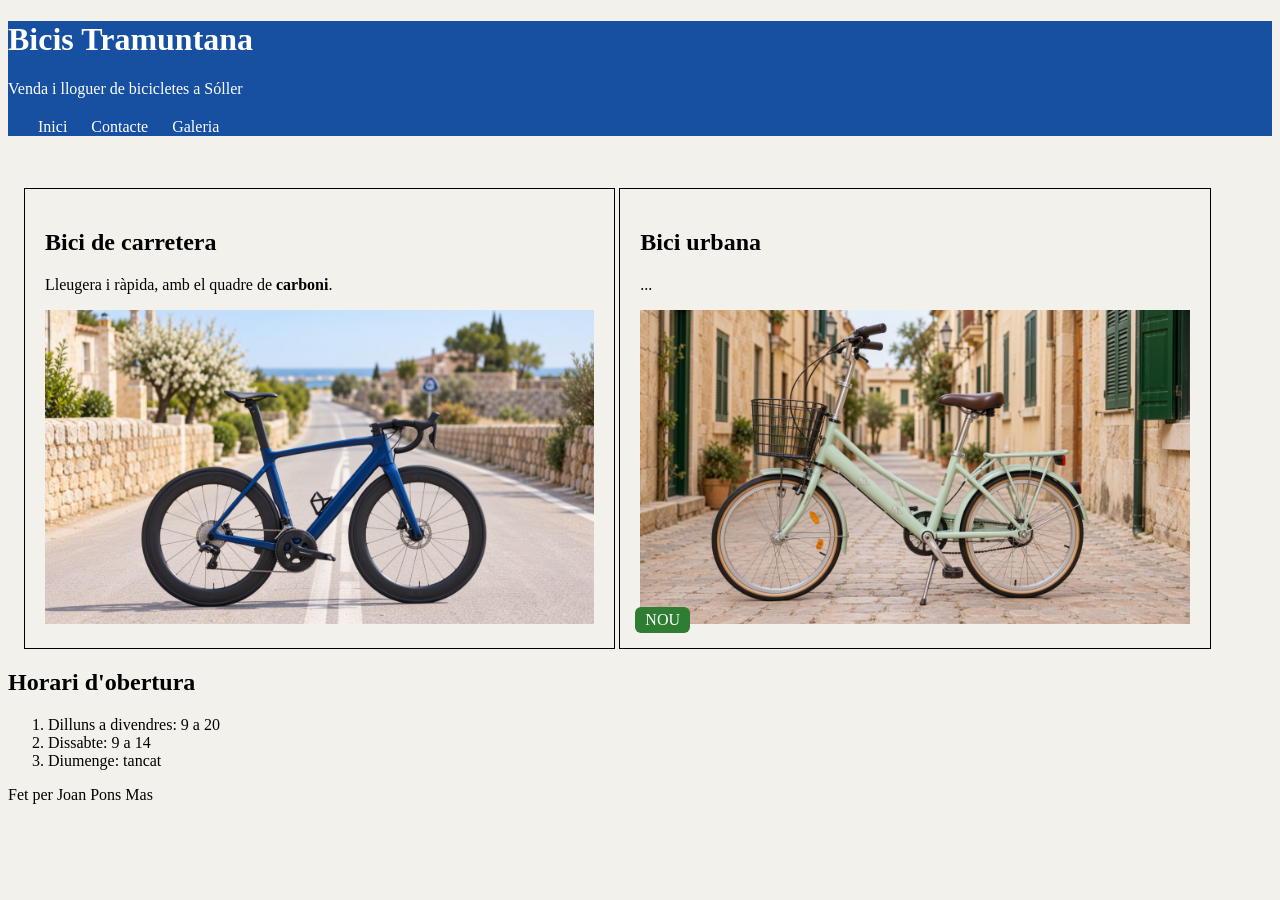
<file: index.html>
<!DOCTYPE html>
<html lang="ca">

<head>
    <meta charset="UTF-8">
    <meta name="viewport" content="width=device-width, initial-scale=1.0">
    <link rel="stylesheet" href="css/estils.css">
    <title>Bicis Tramuntana</title>
</head>

<body>
    <header>
        <h1>Bicis Tramuntana</h1>
        <p class="eslogan">Venda i lloguer de bicicletes a Sóller</p>
        <nav>
            <ul>
                <li><a href="index.html">Inici</a></li>
                <li><a href="contacte.html">Contacte</a></li>
                <li><a href="galeria.html">Galeria</a></li>
            </ul>
        </nav>
    </header>

    <main>
        <article>
            <h2>Bici de carretera</h2>
            <p>Lleugera i ràpida, amb el quadre de <strong>carboni</strong>.</p>
            <img src="img/carretera.jpg" alt="Bicicleta de carretera blava en una carretera de pagès">
        </article>
        <article>
            <h2>Bici urbana</h2>
            <p>...</p>
            <img src="img/urbana.jpg" alt="...">
            <span class="nou">Nou</span>
        </article>
    </main>
    <footer>
        <h2>Horari d'obertura</h2>
        <ol>
            <li>Dilluns a divendres: 9 a 20</li>
            <li>Dissabte: 9 a 14</li>
            <li>Diumenge: tancat</li>
        </ol>
        <p>Fet per Joan Pons Mas</p>
    </footer>
</body>

</html>
</file>
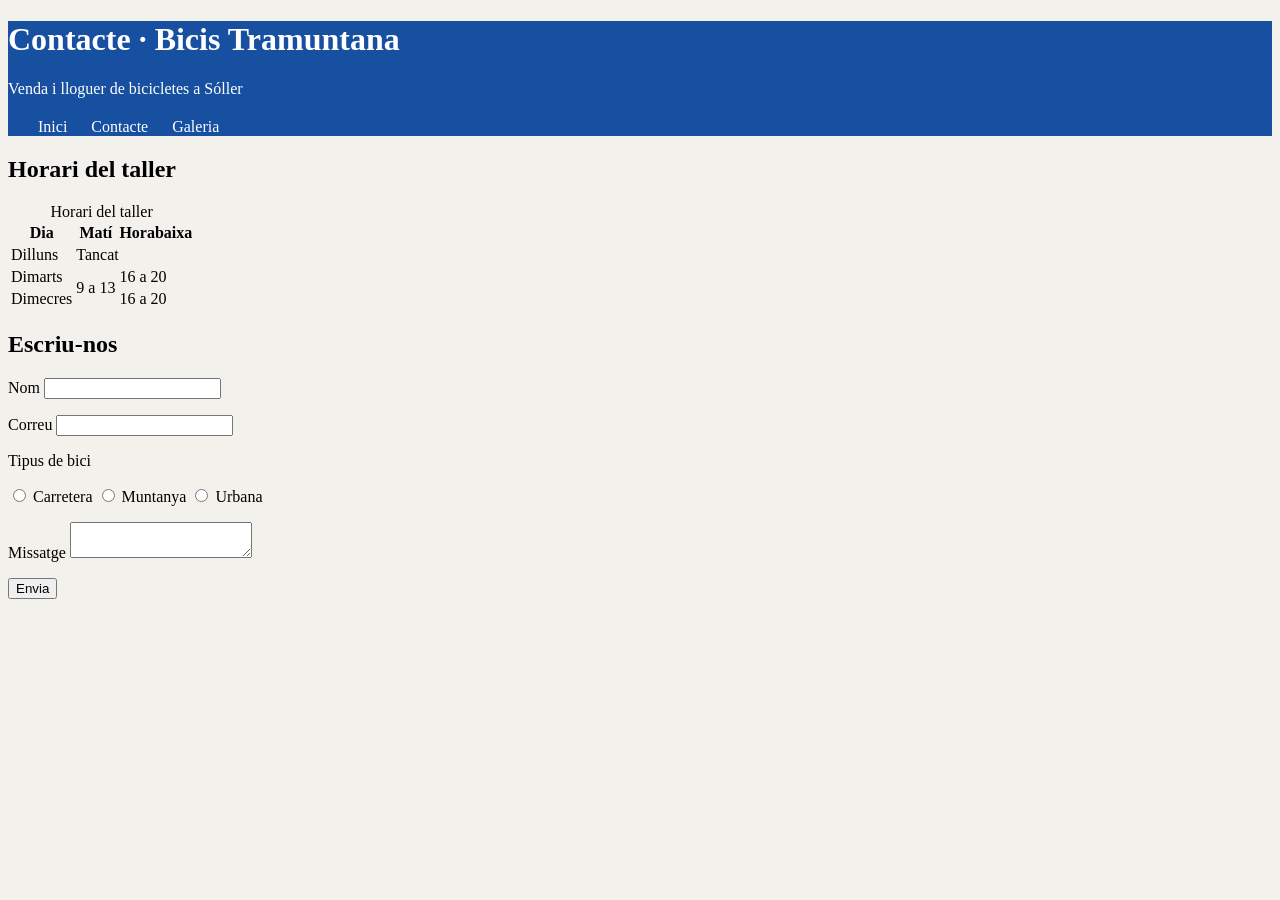
<file: contacte.html>
<!DOCTYPE html>
<html lang="ca">

<head>
    <meta charset="UTF-8">
    <meta name="viewport" content="width=device-width, initial-scale=1.0">
    <link rel="stylesheet" href="css/estils.css">
    <title>Contacte · Bicis Tramuntana</title>
</head>

<body>
    <header>
        <h1>Contacte · Bicis Tramuntana</h1>
        <p class="eslogan">Venda i lloguer de bicicletes a Sóller</p>
        <nav>
            <ul>
                <li><a href="index.html">Inici</a></li>
                <li><a href="contacte.html">Contacte</a></li>
                <li><a href="galeria.html">Galeria</a></li>
            </ul>
        </nav>
    </header>
    <h2>Horari del taller</h2>
    <table>
        <caption>Horari del taller</caption>
        <tr>
            <th>Dia</th>
            <th>Matí</th>
            <th>Horabaixa</th>
        </tr>
        <tr>
            <td>Dilluns</td>
            <td colspan="2">Tancat</td>
        </tr>
        <tr>
            <td>Dimarts</td>
            <td rowspan="2">9 a 13</td>
            <td>16 a 20</td>
        </tr>
        <tr>
            <td>Dimecres</td>
            <td>16 a 20</td>
        </tr>
    </table>

    <h2>Escriu-nos</h2>
    <form action="contacte.php" method="post">
        <p>
            <label for="nom">Nom</label>
            <input type="text" id="nom" name="nom" required>
        </p>
        <p>
            <label for="correu">Correu</label>
            <input type="email" id="correu" name="correu" required>
        </p>
        <p>Tipus de bici</p>
        <p>
            <input type="radio" id="carretera" name="bici" value="carretera">
            <label for="carretera">Carretera</label>
            <input type="radio" id="muntanya" name="bici" value="muntanya">
            <label for="muntanya">Muntanya</label>
            <input type="radio" id="urbana" name="bici" value="urbana">
            <label for="urbana">Urbana</label>
        </p>
        <p>
            <label for="missatge">Missatge</label>
            <textarea id="missatge" name="missatge"></textarea>
        </p>
        <button type="submit">Envia</button>
    </form>

    <footer>

    </footer>
</body>

</html>
</file>
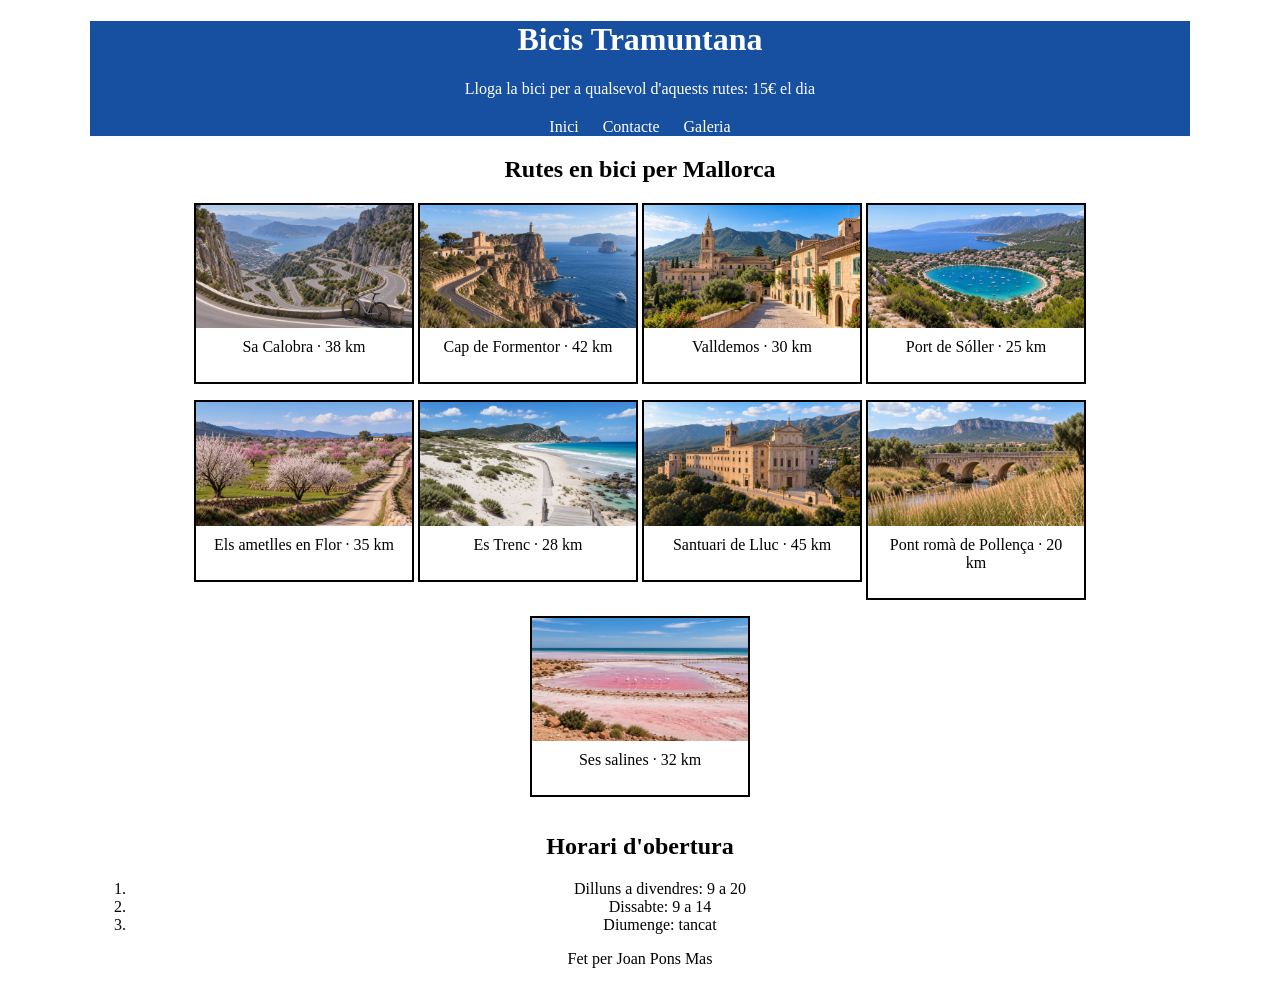
<file: galeria.html>
<!DOCTYPE html>
<html lang="ca">

<head>
    <meta charset="UTF-8">
    <meta name="viewport" content="width=device-width, initial-scale=1.0">
    <link rel="stylesheet" href="css/galeria.css">
    <title>Bicis Tramuntana</title>
</head>

<body>
    <header>
        <h1>Bicis Tramuntana</h1>
        <p class="banner">Lloga la bici per a qualsevol d'aquests rutes: 15€ el dia</p>
        <nav>
            <ul>
                <li><a href="index.html">Inici</a></li>
                <li><a href="contacte.html">Contacte</a></li>
                <li><a href="galeria.html">Galeria</a></li>
            </ul>
        </nav>
    </header>
    <main>
        <h2>Rutes en bici per Mallorca</h2>
        <div class="galeria">   
            <figure>
                <img src="img/sa_calobra.jpg" alt="Carretera de revolts entre penya-segats de la serra de Tramuntana">
                <figcaption>Sa Calobra <span class="km">· 38 km</span></figcaption>
            </figure>
            <figure>
                <img src="img/formentor.jpg" alt="Carretera a prop del mar amb una finca i un faro">
                <figcaption>Cap de Formentor <span class="km">· 42 km</span></figcaption>
            </figure>
            <figure>
                <img src="img/valldemossa.jpg" alt="Carretera de pedres a un poble">
                <figcaption>Valldemos <span class="km">· 30 km</span></figcaption>
            </figure>
            <figure>
                <img src="img/port_soller.jpg" alt="Ruta amb un llac amb barcos en mig">
                <figcaption>Port de Sóller <span class="km">· 25 km</span></figcaption>
            </figure>
            <figure>
                <img src="img/ametllers.jpg" alt="Carretera amb molt d'ametlers en flor amb una finca al fons">
                <figcaption>Els ametlles en Flor <span class="km">· 35 km</span></figcaption>
            </figure>
            <figure>
                <img src="img/es_trenc.jpg" alt="Ruta a la platja amb montanyes al fons">
                <figcaption>Es Trenc <span class="km">· 28 km</span></figcaption>
            </figure>
            <figure>
                <img src="img/lluc.jpg" alt="Ruta a les muntanyes a prop d'un monasteri">
                <figcaption> Santuari de Lluc <span class="km">· 45 km</span></figcaption>
            </figure>
            <figure>
                <img src="img/pollenca.jpg" alt="Ruta amb un pont en mig d'un riu amb montanyes al fons">
                <figcaption>Pont romà de Pollença <span class="km">· 20 km</span></figcaption>
            </figure>
            <figure>
                <img src="img/salines.jpg" alt="Ruta amb la platja en mig amb flamencos">
                <figcaption>Ses salines <span class="km">· 32 km</span></figcaption>
            </figure>
        </div>
    </main>
    <footer>
        <h2>Horari d'obertura</h2>
        <ol>
            <li>Dilluns a divendres: 9 a 20</li>
            <li>Dissabte: 9 a 14</li>
            <li>Diumenge: tancat</li>
        </ol>
        <p>Fet per Joan Pons Mas</p>
    </footer>
</body>

</html>
</file>
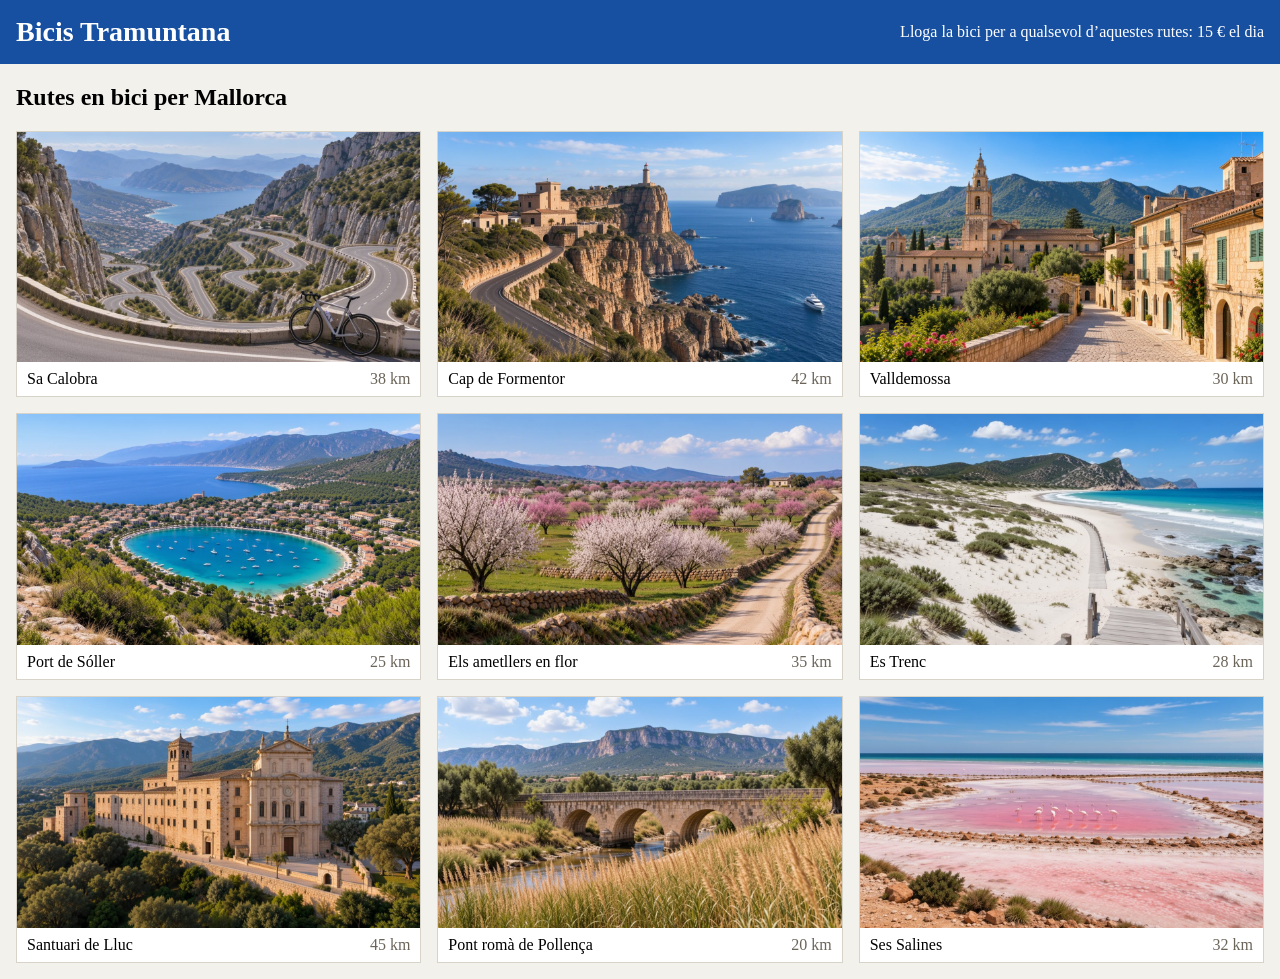
<file: galeria_flex.html>
<!DOCTYPE html>
<html lang="ca">

<head>
    <meta charset="utf-8">
    <meta name="viewport" content="width=device-width,
initial-scale=1">
    <title>Rutes (Flexbox) · Bicis Tramuntana</title>
    <link rel="stylesheet" href="css/galeria_flex.css">
</head>

<body>
    <header>
        <h1>Bicis Tramuntana</h1>
        <p class="banner">Lloga la bici per a qualsevol d’aquestes rutes: 15 € el dia</p>
    </header>
    <main>
        <h2>Rutes en bici per Mallorca</h2>
        <div class="galeria">
            <figure>
                <img src="img/sa_calobra.jpg" alt="Carretera de revolts entre penya-segats de la serra de Tramuntana">

                <figcaption>Sa Calobra <span class="km">38
                        km</span></figcaption>
            </figure>
            <figure>
                <img src="img/formentor.jpg" alt="El far de Formentor damunt dels penya-segats">
                <figcaption>Cap de Formentor <span class="km">42 km</span></figcaption>
            </figure>
            <figure>
                <img src="img/valldemossa.jpg" alt="El poble de pedra de Valldemossa amb el campanar de la cartoixa">
                <figcaption>Valldemossa <span class="km">30
                        km</span></figcaption>
            </figure>
            <figure>
                <img src="img/port_soller.jpg" alt="La badia del Port de Sóller vista des de dalt">
                <figcaption>Port de Sóller <span class="km">25
                        km</span></figcaption>
            </figure>
            <figure>
                <img src="img/ametllers.jpg" alt="Ametllers florits en un camp amb parets de pedra seca">
                <figcaption>Els ametllers en flor <span class="km">35 km</span></figcaption>
            </figure>
            <figure>
                <img src="img/es_trenc.jpg" alt="Platja d’arena blanca amb dunes i una passarel·la de fusta">
                <figcaption>Es Trenc <span class="km">28
                        km</span></figcaption>
            </figure>
            <figure>
                <img src="img/lluc.jpg" alt="El santuari de Lluc en una vall verda de muntanya">
                <figcaption>Santuari de Lluc <span class="km">45 km</span></figcaption>
            </figure>
            <figure>
                <img src="img/pollenca.jpg" alt="Un pont de pedra amb arcs damunt d’un torrent, entre canyes">
                <figcaption>Pont romà de Pollença <span class="km">20 km</span></figcaption>
            </figure>
            <figure>
                <img src="img/salines.jpg" alt="Les basses de sal de Ses Salines amb flamencs al fons">
                <figcaption>Ses Salines <span class="km">32
                        km</span></figcaption>
            </figure>
        </div>
    </main>
</body>

</html>
</file>
<file: css/estils.css>
html {
    box-sizing: border-box;
    font-size: 62.5%;
    /* 1rem = 10px */
}

*,
*::before,
*::after {
    box-sizing: inherit;
}

body {
    font-size: 1.6rem;
}

/* 16px */
:root {
    --principal: #1750a1;
    --fons: #f3f1ec;
}

body {
    background-color: var(--fons);
}

header {
    background-color: var(--principal);
    color: white;
}

h1 {
    font-size: 3.2rem;
}

/* 32px */
h2 {
    font-size: 2.4rem;
}

/* 24px */
nav ul{
    list-style: none;
    padding: 0px;
    margin: 20px;

}

nav a {
    color: white;
    text-decoration: none;
    margin: 0px 10px;
}

article {
    width: 400px;
    padding: 20px;
    border: 1px solid black;
    margin: 0px auto;
    position: relative;
    margin-top: 1%;
}

article img {
    width: 100%;
}

main {
    padding: 20px 16px 0;
    margin-top: 1%;
}

.nou {
    position: absolute;
    /* el fill */
    bottom: 15px;
    left: 15px;
}

.nou {
    padding: 4px 10px;
    background-color: #2e7d32;
    color: white;
    text-transform: uppercase;
    border-radius: 6px;
}

article img {
    width: 100%;
    /* tan ampla com el contingut de l'article */
}

.eslogan {
    display: none;
}

@media (min-width: 768px) {
    .eslogan {
        display: block;
        /* ara sí que hi cap */
    }

    nav li {
        display: inline-block;
        /* els enllaços del menú, un al costat de l'altre */
    }

    article {
        display: inline-block;
        /* els dos articles, un al costat de l'altre */
        width: 48%;
        margin-top: 1%;
        /* que s'alineïn per dalt */
    }
}
</file>
<file: css/galeria.css>
html {
    box-sizing: border-box;
    font-size: 62.5%;
    /* 1rem = 10px */
}

*,
*::before,
*::after {
    box-sizing: inherit;
}


body {
    font-size: 1.6rem;
    max-width: 1100px;
    margin: 0 auto;
    text-align: center;
}

/* 16px */
:root {
    --principal: #1750a1;
    --fons: #f3f1ec;
}

h1 {
    font-size: 3.2rem;
}


nav ul {
    list-style: none;
    padding: 0px;
    margin: 20px;

}

nav a {
    color: white;
    text-decoration: none;
    margin: 0px 10px;
}

header {
    background-color: var(--principal);
    color: white;
}


.galeria figure {
    margin: 0 0 16px;
    padding-bottom: 16px;
    border: 2px solid black;
    background-color: white;
}

.galeria img {
    width: 100%;
    display: block;
}

.galeria figcaption {
    padding: 10px;
}

.galeria span {
    visibility: hidden;
}


.banner {
    visibility: hidden;
}

@media (min-width:576px) {
    .galeria figure {
        display: inline-block;
        width: 48%;
        vertical-align: top;
    }

}

@media (min-width:768px) {
    nav li {
        display: inline-block;
    }

    .galeria span {
        visibility: visible;
    }

    .banner {
        visibility: visible;
    }
}

@media (min-width:992px) {
    .galeria figure {
        width: 26%;
    }
}

@media (min-width:992px) {
    .galeria figure {
        width: 20%;
    }
}
</file>
<file: css/galeria_flex.css>
/* Els dos trucs */
html {
    box-sizing: border-box;
    font-size: 62.5%;
}

*,
*::before,
*::after {
    box-sizing: inherit;
}

body {

    margin: 0;
    font-size: 1.6rem;
    font-family: Georgia, serif;
    background-color: #f3f1ec;
}

header {
    background-color: #1750a1;
    color: white;
    padding: 16px;

}

header h1 {
    margin: 0;
    font-size: 2.8rem;
}

.banner {
    display: none;
    margin: 0;
}

main {
    padding: 0 16px 16px;
}

.galeria {
    display: flex;
    flex-wrap: wrap;
    /* si no hi caben, a la fila següent */
    gap: 16px;
    /* l’espai entre fotos: fora marges */
}


/* Mòbil: una foto per fila */
figure {
    margin: 0;
    /* fora el marge de fàbrica
*/
    width: 100%;
    background-color: white;
    border: 1px solid #d8d3c9;
}

figure img {
    display: block;
    width: 100%;
}

figcaption {
    display: flex;
    justify-content: space-between;
    padding: 8px 10px;
}

.km {
    display: none;
    color: #6b6459;
}

figcaption {
    display: flex;
    justify-content: space-between;
    padding: 8px 10px;
}


/* A partir de 576 px: dues fotos per fila */
@media (min-width: 576px) {
    figure {
        width: calc((100% - 16px) / 2);
    }
}

/* A partir de 768 px: els km i el bàner */
@media (min-width: 768px) {
    .km {
        display: inline;
    }

    .banner {
        display: block;
    }

    header {
        display: flex;
        justify-content: space-between;
        align-items: center;
    }
}

/* A partir de 992 px: tres fotos per fila */
@media (min-width: 992px) {
    figure {
        width: calc((100% - 32px) / 3);
    }
}
</file>
